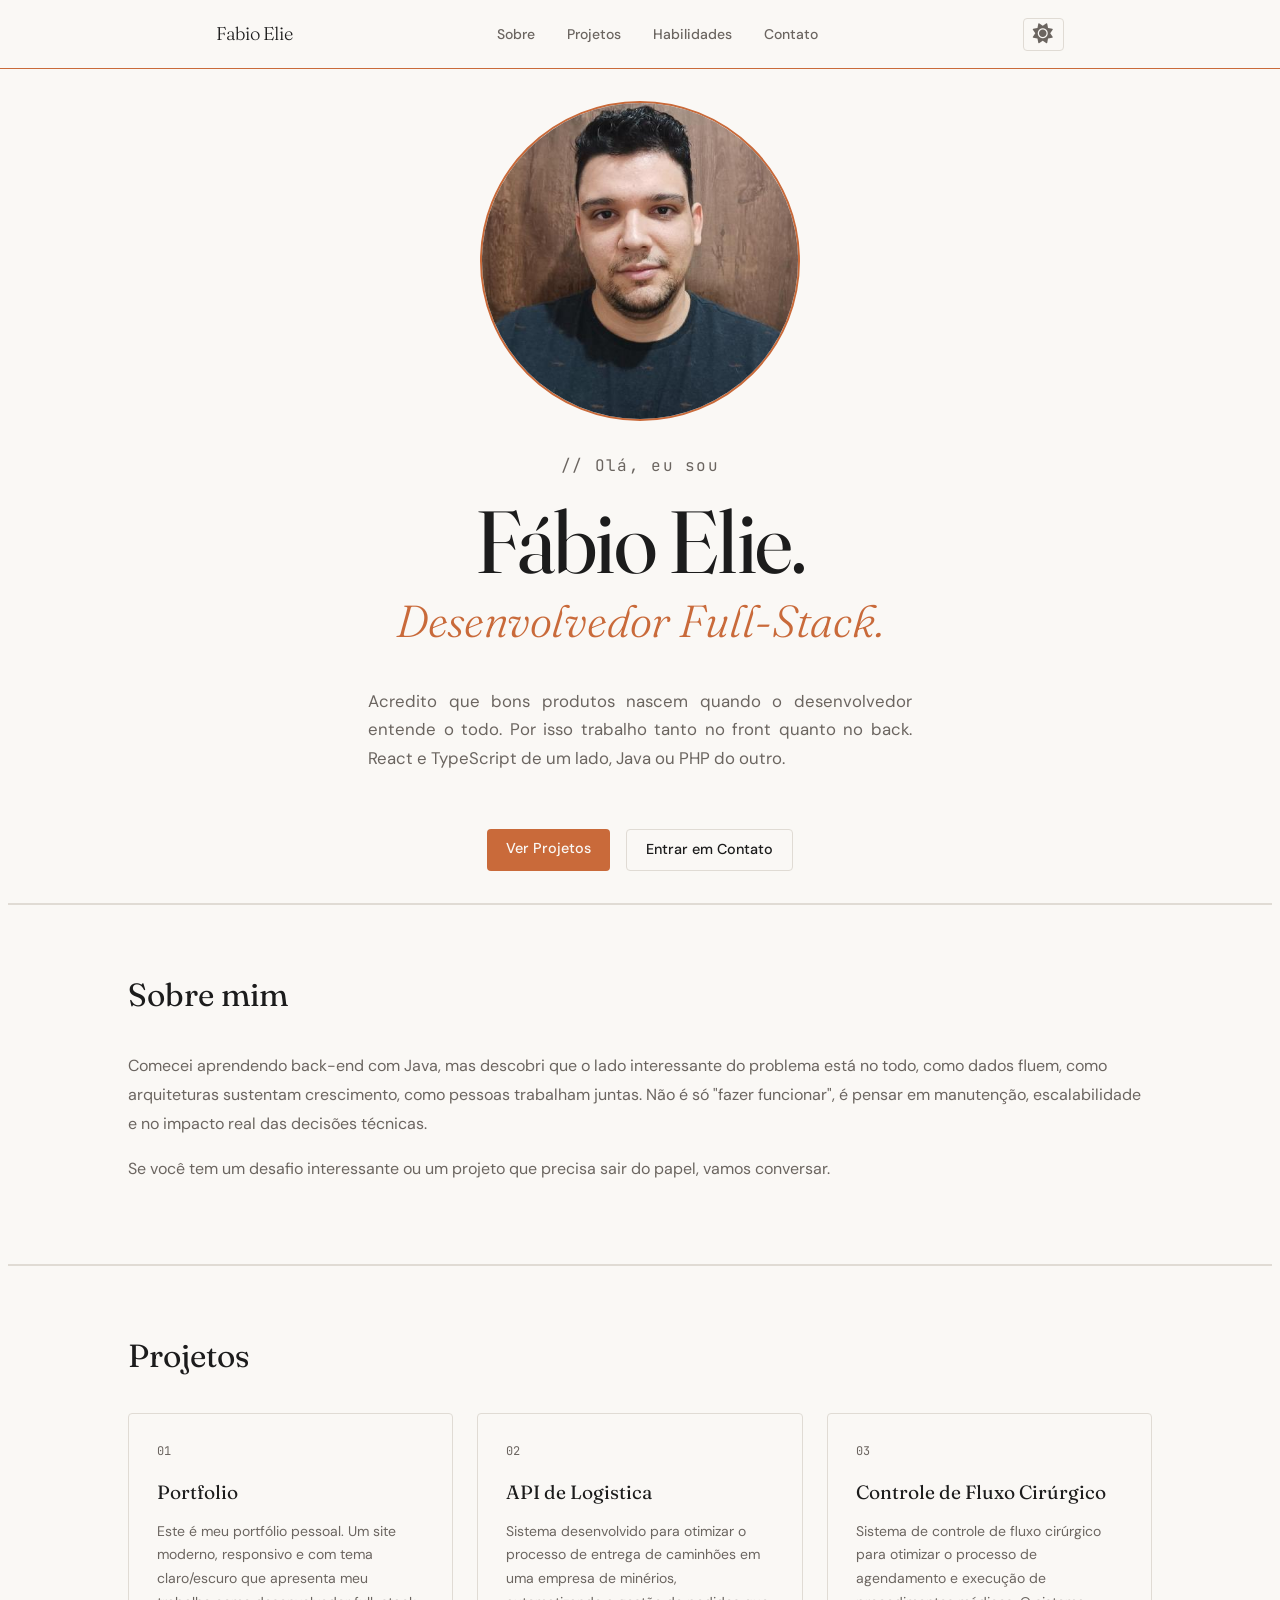
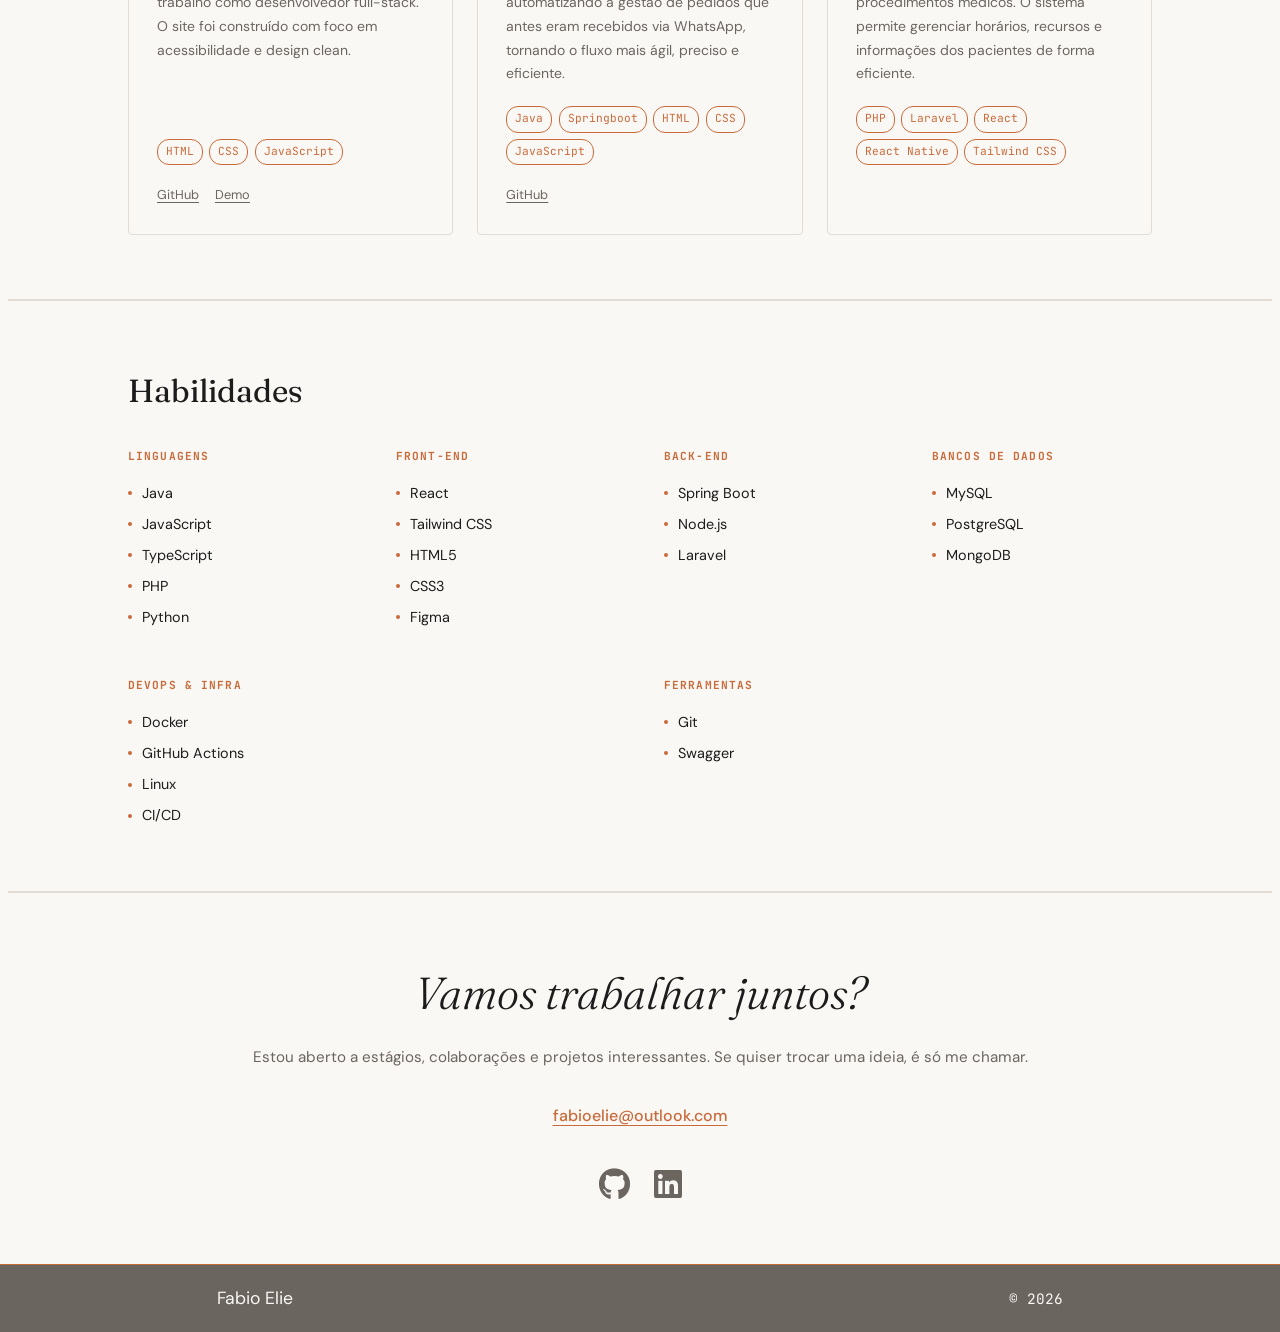
<file: index.html>
<!DOCTYPE html>
<html lang="pt-BR">
<head>
  <meta charset="UTF-8" />
  <meta name="viewport" content="width=device-width, initial-scale=1.0" />
  <meta name="description" content="Fabio Elie — Desenvolvedor Full-Stack. Portfólio pessoal." />
  <title>Fabio Elie — Desenvolvedor Full-Stack</title>
  <link rel="stylesheet" href="CSS/index.css" />
  <link rel="stylesheet" href="https://cdnjs.cloudflare.com/ajax/libs/font-awesome/6.4.0/css/all.min.css" />
</head>

<body>
  <header>
    <nav>
      <a href="#inicio" class="nav-logo">Fabio Elie</a>

      <ul class="nav-links">
        <li><a href="#sobre">Sobre</a></li>
        <li><a href="#projetos">Projetos</a></li>
        <li><a href="#habilidades">Habilidades</a></li>
        <li><a href="#contato">Contato</a></li>
    </ul>

    <div class="nav-botoes">
        <button class="btn-hamburger" onclick="alternarMenu()" aria-label="Abrir menu">☰</button>
        <button class="btn-tema" onclick="alternarTema()" aria-label="Alternar modo escuro">
          <i id="icon-tema" class="fas fa-sun"></i>
        </button>
    </div>
</nav>

    <div id="menu-mobile" class="menu-mobile" role="navigation" aria-label="Menu mobile">
      <a href="#sobre" onclick="fecharMenu()">Sobre</a>
      <a href="#projetos" onclick="fecharMenu()">Projetos</a>
      <a href="#habilidades" onclick="fecharMenu()">Habilidades</a>
      <a href="#contato" onclick="fecharMenu()">Contato</a>
    </div>
  </header>

  <main>
    <section id="inicio">
      <div class="wrapper">
        <img src="IMAGES/eu.jpeg" alt="Foto do Desenvolvedor Fábio Elie" class="minha-foto" />
        <p class="ola">// Olá, eu sou</p>
        <h1 class="meu-nome">Fábio Elie.</h1>
        <h2 class="meu-titulo">Desenvolvedor Full-Stack.</h2>
        <p class="minha-descricao">
          Acredito que bons produtos nascem quando o desenvolvedor entende o todo.
          Por isso trabalho tanto no front quanto no back. React e TypeScript de um lado, Java ou PHP do outro.
        </p>
        <div class="botoes">
          <a href="#projetos" class="btn-primario">Ver Projetos</a>
          <a href="#contato" class="btn-secundario">Entrar em Contato</a>
        </div>
      </div>
    </section>

    <hr />

    <section id="sobre">
      <div class="wrapper">
        <h2 class="titulo-secao">Sobre mim</h2>
        <div class="sobre">
          <div class="sobre-texto">
            <p>
              Comecei aprendendo back-end com Java, mas descobri que o lado interessante do problema está no todo, como dados fluem, como arquiteturas sustentam crescimento, como pessoas trabalham juntas. Não é só "fazer funcionar", é pensar em manutenção, escalabilidade e no impacto real das decisões técnicas.
            </p>
            <p>
              Se você tem um desafio interessante ou um projeto que precisa sair do papel, vamos conversar.
            </p>
          </div>
        </div>
      </div>
    </section>

    <hr />

    <section id="projetos">
      <div class="wrapper">
        <h2 class="titulo-secao">Projetos</h2>
        <div class="projetos-wrapper">

          <article class="card-projeto">
            <span class="card-numero">01</span>
            <h3 class="card-titulo">Portfolio</h3>
            <p class="card-descricao">
              Este é meu portfólio pessoal. Um site moderno, responsivo e com tema claro/escuro que apresenta meu trabalho como desenvolvedor full-stack. O site foi construído com foco em acessibilidade e design clean.
            </p>
            <div class="card-tags">
              <span class="tag">HTML</span>
              <span class="tag">CSS</span>
              <span class="tag">JavaScript</span>
            </div>
            <div class="card-links">
              <a href="https://github.com/FabioElie/Portfolio" aria-label="Ver código do projeto Portfolio no GitHub">GitHub</a>
              <a href="https://fabioelie.github.io/Portfolio/" aria-label="Ver demonstração do projeto Portfolio">Demo</a>
            </div>
          </article>

          <article class="card-projeto">
            <span class="card-numero">02</span>
            <h3 class="card-titulo">API de Logistica</h3>
            <p class="card-descricao">
              Sistema desenvolvido para otimizar o processo de entrega de caminhões em uma empresa de minérios, automatizando a gestão de pedidos que antes eram recebidos via WhatsApp, tornando o fluxo mais ágil, preciso e eficiente.
            </p>
            <div class="card-tags">
              <span class="tag">Java</span>
              <span class="tag">Springboot</span>
              <span class="tag">HTML</span>
              <span class="tag">CSS</span>
              <span class="tag">JavaScript</span>
            </div>
            <div class="card-links">
              <a href="https://github.com/FabioElie/API-Logistica" aria-label="Ver código do projeto API de Logistica no GitHub">GitHub</a>
            </div>
          </article>

          <article class="card-projeto">
            <span class="card-numero">03</span>
            <h3 class="card-titulo">Controle de Fluxo Cirúrgico</h3>
            <p class="card-descricao">
              Sistema de controle de fluxo cirúrgico para otimizar o processo de agendamento e execução de procedimentos médicos. O sistema permite gerenciar horários, recursos e informações dos pacientes de forma eficiente.
            </p>
            <div class="card-tags">
              <span class="tag">PHP</span>
              <span class="tag">Laravel</span>
              <span class="tag">React</span>
              <span class="tag">React Native</span>
              <span class="tag">Tailwind CSS</span>
            </div>
            <div class="card-links" id="nao-mostrar">
              <a>.</a>
            </div>
          </article>

        </div>
      </div>
    </section>

    <hr />

    <section id="habilidades">
      <div class="wrapper">
        <h2 class="titulo-secao">Habilidades</h2>
        <div class="habilidades-grid">

          <div class="habilidade-categoria">
            <h3>Linguagens</h3>
            <ul>
              <li>Java</li>
              <li>JavaScript</li>
              <li>TypeScript</li>
              <li>PHP</li>
              <li>Python</li>
            </ul>
          </div>

          <div class="habilidade-categoria">
            <h3>Front-end</h3>
            <ul>
              <li>React</li>
              <li>Tailwind CSS</li>
              <li>HTML5</li>
              <li>CSS3</li>
              <li>Figma</li>
            </ul>
          </div>

          <div class="habilidade-categoria">
            <h3>Back-end</h3>
            <ul>
              <li>Spring Boot</li>
              <li>Node.js</li>
              <li>Laravel</li>
            </ul>
          </div>

          <div class="habilidade-categoria">
            <h3>Bancos de Dados</h3>
            <ul>
              <li>MySQL</li>
              <li>PostgreSQL</li>
              <li>MongoDB</li>
            </ul>
          </div>

          <div class="habilidade-categoria">
            <h3>DevOps &amp; Infra</h3>
            <ul>
              <li>Docker</li>
              <li>GitHub Actions</li>
              <li>Linux</li>
              <li>CI/CD</li>
            </ul>
          </div>

          <div class="habilidade-categoria">
            <h3>Ferramentas</h3>
            <ul>
              <li>Git</li>
              <li>Swagger</li>
            </ul>
          </div>

        </div>
      </div>
    </section>

    <hr />

    <section id="contato">
      <div class="wrapper">
        <h2 class="contato-titulo">Vamos trabalhar juntos?</h2>
        <p class="contato-descricao">
          Estou aberto a estágios, colaborações e projetos interessantes.
          Se quiser trocar uma ideia, é só me chamar.
        </p>
        <a href="mailto:fabioelie@outlook.com" class="contato-email">
          fabioelie@outlook.com
        </a>
        <div class="contato-redes">
          <a href="https://github.com/FabioElie" target="_blank"  aria-label="GitHub">
            <i class="fab fa-github"></i>
          </a>
          <a href="https://www.linkedin.com/in/fabio-elie/" target="_blank"  aria-label="LinkedIn">
            <i class="fab fa-linkedin"></i>
          </a>
        </div>
      </div>
    </section>

  </main>


  <footer>
    <div class="rodape-inner">
      <span class="rodape-nome">Fabio Elie</span>
      <span class="rodape-ano">© 2026</span>
    </div>
  </footer>

  <script src="JS/index.js"></script>

</body>
</html>
</file>
<file: CSS/index.css>
@import url('https://fonts.googleapis.com/css2?family=Fraunces:ital,opsz,wght@0,9..144,300;0,9..144,400;1,9..144,300;1,9..144,400&family=DM+Sans:wght@300;400;500&family=JetBrains+Mono:wght@400&display=swap');
@import url(header.css);
@import url(inicio.css);
@import url(projetos.css);
@import url(skills.css);
@import url(contato.css);
@import url(footer.css);

*, *::before, *::after {
  box-sizing: border-box;
  margin: 0;
  padding: 0;
}

:root {
  --primario-2:   #faf8f5;
  --fundo-1:      #f2efea;
  --primario-1:   #1c1c1c;
  --secundario-1: #6b6560;
  --destaque:     #c96a3a;
  --fundo-2:      #e0dbd4;
}

html.escuro {
  --primario-2:   #141210;
  --fundo-1:      #1e1c19;
  --primario-1:   #f0ede8;
  --secundario-1: #9a948d;
  --destaque:     #d4784a;
  --fundo-2:      #2a2723;
}

html {
  scroll-behavior: smooth;
}

body {
  font-family: 'DM Sans', system-ui, sans-serif;
  font-weight: 400;
  background-color: var(--primario-2);
  color: var(--primario-1);
  transition: background-color 0.3s ease, color 0.3s ease;
  line-height: 1.6;
}

a {
  text-decoration: none;
}

img {
  display: block;
  max-width: 100%;
}

.wrapper {
  min-width: 100%;
  margin: 0 auto;
  padding: 0 10%;
}

hr {
  border: none;
  border-top: 2px solid var(--fundo-2);
  margin: 0 0.5rem;
}

section {
  padding: 4rem 0;
}

.titulo-secao {
  font-family: 'Fraunces', Georgia, serif;
  font-weight: 400;
  font-size: 2rem;
  color: var(--primario-1);
  margin-bottom: 2rem;
}

.sobre-texto p {
  font-size: 1rem;
  color: var(--secundario-1);
  line-height: 1.8;
  margin-bottom: 1rem;
}

#nao-mostrar {
  opacity: 0%;
}
</file>
